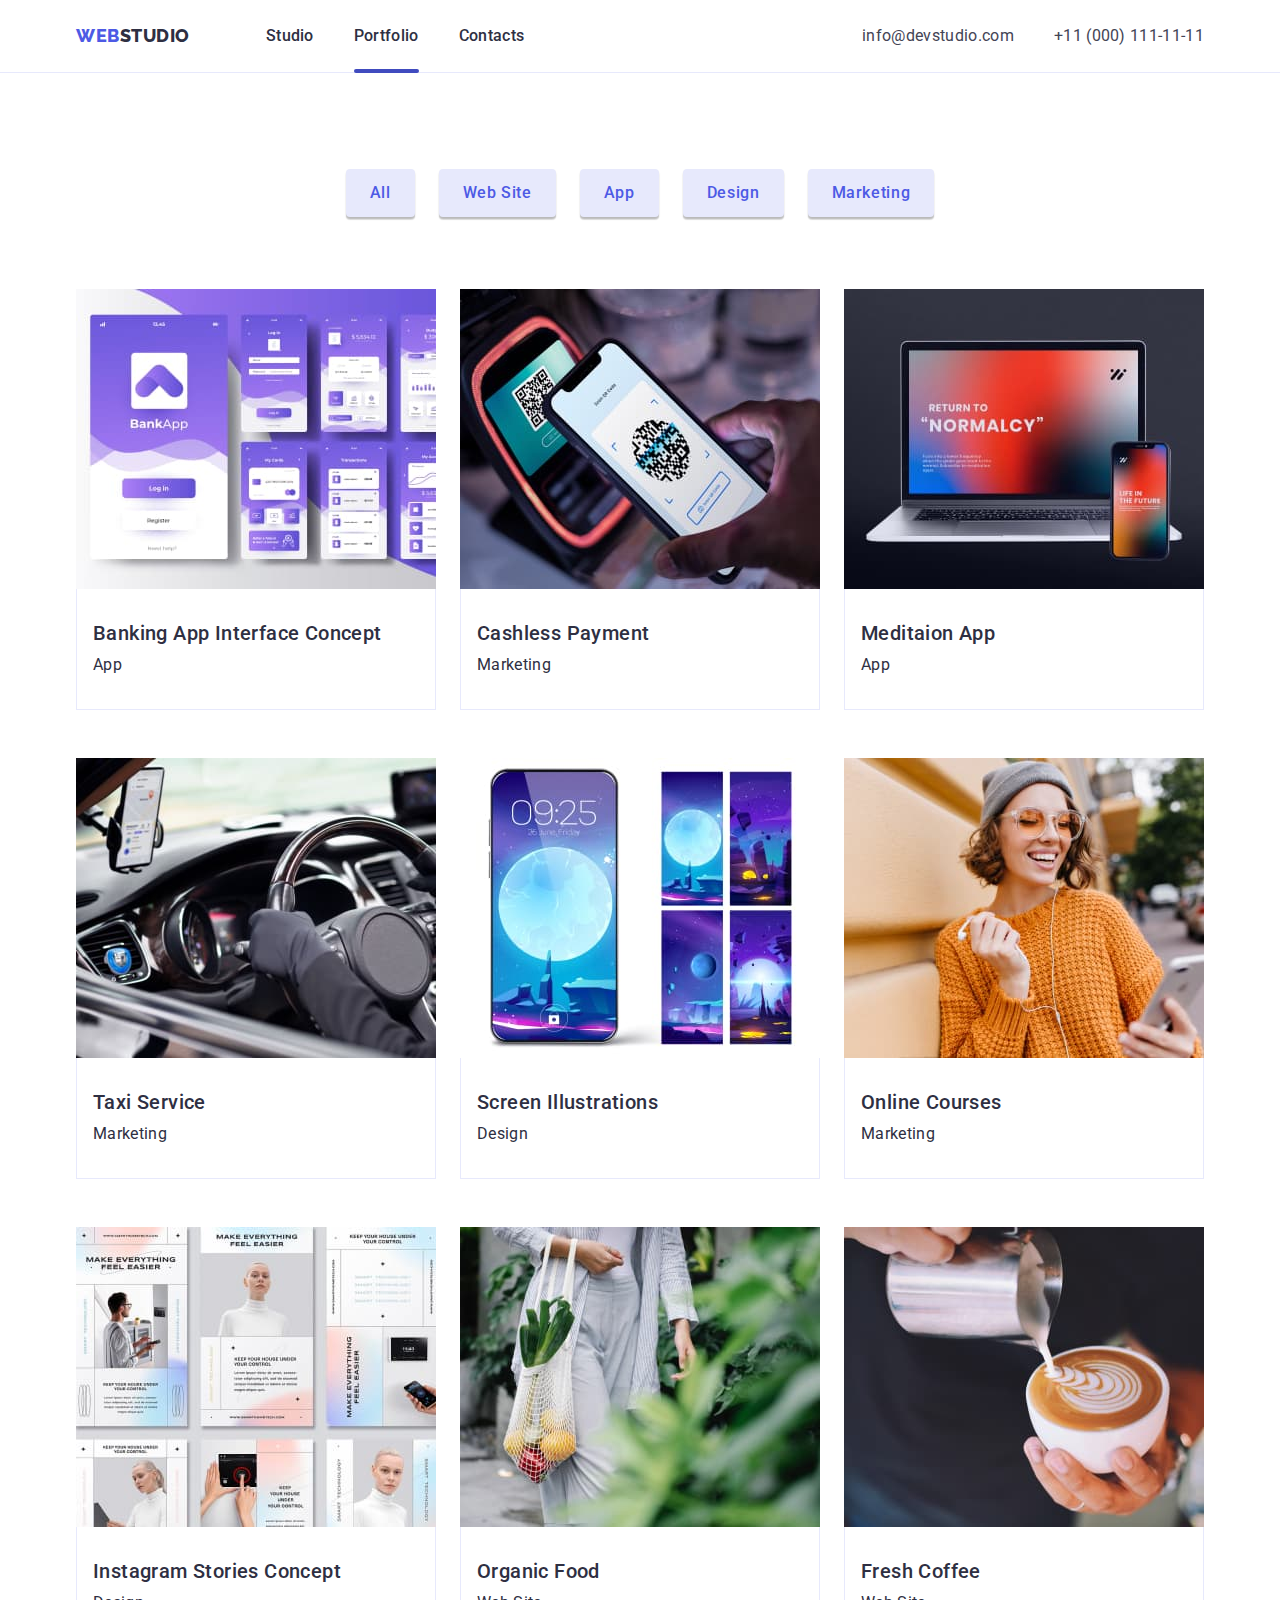
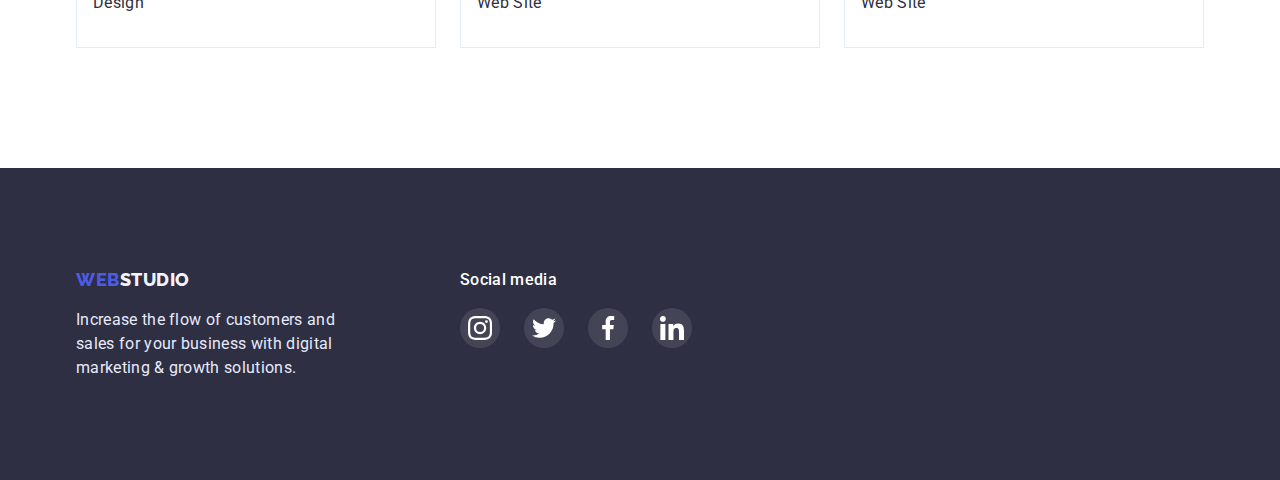
<file: portfolio.html>
<!DOCTYPE html>
<html lang="en">
	<head>
		<meta charset="UTF-8" />
		<meta http-equiv="X-UA-Compatible" content="IE=edge" />
		<meta name="viewport" content="width=device-width, initial-scale=1.0" />
		<title>Portfolio</title>
		<link rel="preconnect" href="https://fonts.googleapis.com" />
		<link rel="preconnect" href="https://fonts.gstatic.com" crossorigin />
		<link
			href="https://fonts.googleapis.com/css2?family=Raleway:wght@800&family=Roboto:wght@400;500;700;900&display=swap"
			rel="stylesheet"
		/>
		<link
			rel="stylesheet"
			href="https://cdnjs.cloudflare.com/ajax/libs/modern-normalize/1.1.0/modern-normalize.min.css"
		/>
		<link rel="stylesheet" href="./css/styles.css" />
	</head>
	<body>
		<!-- Main Page -->
		<div>
			<!-- Header -->
			<header class="header">
				<div class="header-container container">
					<div>
						<a class="logo" href="index.html"><span class="logo-web">web</span><span class="logo-dark">studio</span></a>
					</div>
					<nav class="navigation">
						<ul class="header-list">
							<li class="list-item"><a class="menu-item" href="index.html">Studio</a></li>
							<li class="list-item"><a class="menu-item current" href="">Portfolio</a></li>
							<li class="list-item"><a class="menu-item" href="">Contacts</a></li>
						</ul>
					</nav>
					<div class="header-contacts">
						<a class="contact-item" href="mailto:info@devstudio.com">info@devstudio.com</a>
						<a class="contact-item" href="tel:+110001111111">+11 (000) 111-11-11</a>
					</div>
				</div>
			</header>
			<main>
				<!--FILTERS Section -->
				<h2 class="visually-hidden">Customization of our projects</h2>
				<!-- Gallery Section -->
				<section class="gallery">
					<div class="container">
						<ul class="button-list">
							<li class="button-item">
								<button class="button-filter" type="button">All</button>
							</li>
							<li class="button-item">
								<button class="button-filter" type="button">Web Site</button>
							</li>
							<li class="button-item">
								<button class="button-filter" type="button">App</button>
							</li>
							<li class="button-item">
								<button class="button-filter" type="button">Design</button>
							</li>
							<li class="button-item">
								<button class="button-filter" type="button">Marketing</button>
							</li>
						</ul>
					</div>

					<!-- EXAMPLES Section -->
					<div class="container">
						<div class="gallery-block">
							<ul class="examples-list">
								<li class="example-item">
									<a class="example-link" href="">
										<div class="product-overlay">
											<div class="anim-block">
												<img
													src="./images/1.jpg"
													alt="picture of banking app interface concept"
													width="360"
													height="300"
												/>
											</div>
											<div class="anim-text">
												<p>
													14 Stylish and User-Friendly App Design Concepts · Task Manager App · Calorie Tracker App ·
													Exotic Fruit Ecommerce App · Cloud Storage App
												</p>
											</div>
										</div>
										<div class="item-info example-1">
											<h3 class="titles">Banking App Interface Concept</h3>
											<p class="signature">App</p>
										</div>
									</a>
								</li>
								<li class="example-item">
									<a class="example-link" href="">
										<div class="product-overlay">
											<div class="anim-block">
												<img src="./images/2.jpg" alt="picture of Cashless Payment" width="360" height="300" />
											</div>
											<div class="anim-text">
												<p>
													14 Stylish and User-Friendly App Design Concepts · Task Manager App · Calorie Tracker App ·
													Exotic Fruit Ecommerce App · Cloud Storage App
												</p>
											</div>
										</div>
										<div class="item-info example-2">
											<h3 class="titles">Cashless Payment</h3>
											<p class="signature">Marketing</p>
										</div>
									</a>
								</li>
								<li class="example-item">
									<a class="example-link" href="">
										<div class="product-overlay">
											<div class="anim-block">
												<img src="./images/3.jpg" alt="picture of meditaion app" width="360" height="300" />
											</div>
											<div class="anim-text">
												<p>
													14 Stylish and User-Friendly App Design Concepts · Task Manager App · Calorie Tracker App ·
													Exotic Fruit Ecommerce App · Cloud Storage App
												</p>
											</div>
										</div>
										<div class="item-info example-3">
											<h3 class="titles">Meditaion App</h3>
											<p class="signature">App</p>
										</div>
									</a>
								</li>
							</ul>
							<ul class="examples-list">
								<li class="example-item">
									<a class="example-link" href="">
										<div class="product-overlay">
											<div class="anim-block">
												<img src="./images/4.jpg" alt="picture of taxi service" width="360" height="300" />
											</div>
											<div class="anim-text">
												<p>
													14 Stylish and User-Friendly App Design Concepts · Task Manager App · Calorie Tracker App ·
													Exotic Fruit Ecommerce App · Cloud Storage App
												</p>
											</div>
										</div>
										<div class="item-info example-4">
											<h3 class="titles">Taxi Service</h3>
											<p class="signature">Marketing</p>
										</div>
									</a>
								</li>
								<li class="example-item">
									<a class="example-link" href="">
										<div class="product-overlay">
											<div class="anim-block">
												<img src="./images/5.jpg" alt="picture of screen illustrations" width="360" height="300" />
											</div>
											<div class="anim-text">
												<p>
													14 Stylish and User-Friendly App Design Concepts · Task Manager App · Calorie Tracker App ·
													Exotic Fruit Ecommerce App · Cloud Storage App
												</p>
											</div>
										</div>
										<div class="item-info example-5">
											<h3 class="titles">Screen Illustrations</h3>
											<p class="signature">Design</p>
										</div>
									</a>
								</li>
								<li class="example-item">
									<a class="example-link" href="">
										<div class="product-overlay">
											<div class="anim-block">
												<img src="./images/6.jpg" alt="picture of online courses" width="360" height="300" />
											</div>
											<div class="anim-text">
												<p>
													14 Stylish and User-Friendly App Design Concepts · Task Manager App · Calorie Tracker App ·
													Exotic Fruit Ecommerce App · Cloud Storage App
												</p>
											</div>
										</div>
										<div class="item-info example-6">
											<h3 class="titles">Online Courses</h3>
											<p class="signature">Marketing</p>
										</div>
									</a>
								</li>
							</ul>
							<ul class="examples-list">
								<li class="example-item">
									<a class="example-link" href="">
										<div class="product-overlay">
											<div class="anim-block">
												<img src="./images/7.jpg" alt="picture of instagram stories concept" width="360" height="300" />
											</div>
											<div class="anim-text">
												<p>
													14 Stylish and User-Friendly App Design Concepts · Task Manager App · Calorie Tracker App ·
													Exotic Fruit Ecommerce App · Cloud Storage App
												</p>
											</div>
										</div>
										<div class="item-info example-7">
											<h3 class="titles">Instagram Stories Concept</h3>
											<p class="signature">Design</p>
										</div>
									</a>
								</li>
								<li class="example-item">
									<a class="example-link" href="">
										<div class="product-overlay">
											<div class="anim-block">
												<img src="./images/8.jpg" alt="picture of organic foodv" width="360" height="300" />
											</div>
											<div class="anim-text">
												<p>
													14 Stylish and User-Friendly App Design Concepts · Task Manager App · Calorie Tracker App ·
													Exotic Fruit Ecommerce App · Cloud Storage App
												</p>
											</div>
										</div>
										<div class="item-info example-8">
											<h3 class="titles">Organic Food</h3>
											<p class="signature">Web Site</p>
										</div>
									</a>
								</li>
								<li class="example-item">
									<a class="example-link" href="">
										<div class="product-overlay">
											<div class="anim-block">
												<img src="./images/9.jpg" alt="picture of fresh coffee" width="360" height="300" />
											</div>
											<div class="anim-text">
												<p>
													14 Stylish and User-Friendly App Design Concepts · Task Manager App · Calorie Tracker App ·
													Exotic Fruit Ecommerce App · Cloud Storage App
												</p>
											</div>
										</div>
										<div class="item-info example-9">
											<h3 class="titles">Fresh Coffee</h3>
											<p class="signature">Web Site</p>
										</div>
									</a>
								</li>
							</ul>
						</div>
					</div>
				</section>
			</main>
			<!-- FOOTER -->
			<footer class="footer">
				<div class="container">
					<div class="footer-container">
						<div class="social-footer">
							<a class="logo" href="index.html"
								><span class="logo-web">web</span><span class="logo-light">studio</span></a
							>
							<p class="footer-text">
								Increase the flow of customers and sales for your business with digital marketing & growth solutions.
							</p>
						</div>
						<div class="social-footer">
							<p class="footer-link-text">Social media</p>
							<ul class="footer-items">
								<li>
									<a
										class="footer-box"
										href="https://instagram.com"
										aria-label="instagram"
										target="_blank"
										rel="noopener noreferrer"
									>
										<svg class="icon-instagram footer-icon" width="24" height="24">
											<use href="./images/icons.svg#icon-footer-instagram"></use>
										</svg>
									</a>
								</li>
								<li>
									<a
										class="footer-box"
										href="https://twitter.com"
										aria-label="twitter"
										target="_blank"
										rel="noopener noreferrer"
									>
										<svg class="icon-twitter footer-icon" width="24" height="24">
											<use href="./images/icons.svg#icon-footer-twitter"></use>
										</svg>
									</a>
								</li>
								<li>
									<a
										class="footer-box"
										href="https://facebook.com"
										aria-label="facebook"
										target="_blank"
										rel="noopener noreferrer"
									>
										<svg class="icon-facebook footer-icon" width="24" height="24">
											<use href="./images/icons.svg#icon-footer-facebook"></use>
										</svg>
									</a>
								</li>
								<li>
									<a
										class="footer-box"
										href="https://linkedin.com"
										aria-label="linkedin"
										target="_blank"
										rel="noopener noreferrer"
									>
										<svg class="icon-linkedin footer-icon" width="24" height="24">
											<use href="./images/icons.svg#icon-footer-linkedin"></use>
										</svg>
									</a>
								</li>
							</ul>
						</div>
					</div>
				</div>
			</footer>
		</div>
	</body>
</html>
</file>
<file: css/styles.css>
html {
   box-sizing: border-box;
}

*, 
*::before, 
*::after {
   box-sizing: inherit;
}

h1,
h2,
h3,
h4,
h6,
h6,
p {
   margin: 0;
}

ul {
   margin: 0;
   padding: 0;
   list-style: none;
}

img {
   display: block;
}

.visually-hidden {
   position: absolute;
   margin: -1px;
   border: 0;
   padding: 0;
   white-space: nowrap;
   height: 1px;
   clip-path: inset(100%);
   clip: rect(0 0 0 0);
   width: 1px;
   overflow: hidden;
}

:root {
   --primary-font: 'Roboto', sans-serif;
   --secondary-font: 'Raleway', sans-serif;
   --accent-color: #404BBF;
   --main-font-color: #2E2F42;
   --button-color: #4D5AE5;
   --footer-font-color: #E7E9FC;
   --main-background-color: #FFFFFF; 
   --contact-item-color: #434455;
   --logo-light-color: #F4F4FD;
   --corner-color: #E7E9FC;
   --icon-rect: #8E8F99;
   --icon-social-hover: #404BBF;
   --icon-active-hover: #31D0AA;
   --color-backdrop: #FCFCFC;
   --modal-background-color: #2e2f4266;
}

body {
   font-family: var(--primary-font), var(--secondary-font);
   color: var(--main-font-color);
   background-color: var(--main-background-color);
   letter-spacing: 0.02em;
}

.container {
   margin-left: auto;
   margin-right: auto;
   padding-left: 15px;
   padding-right: 15px;
   width: 1158px;
}

/**
  |============================
  | HEADER
  |============================
*/

.header {
   border-bottom: 1px solid var(--corner-color);
}

.current {
   color: var(--accent-color);
   position: relative;
}

.current::after {
   content: '';
   position: absolute;
   bottom: -4px;
   display: block;
   width: 100%;
   height: 4px;
   background-color: var(--accent-color);
   border-radius: 2px;
}

.header-container {
   display: flex;
   align-items: center;
}

.header-contacts {
   display: flex;
   text-align: center;
   gap: 40px;
   padding-right: 0;
   padding-top: 24px;
   padding-bottom: 24px;
}

.navigation {
   margin-right: auto;
}

.header-list {
   display: block;
   display: flex;
   gap: 40px;
   list-style: none;
   text-decoration: none;
}

.menu-item {
   padding-top: 24px;
   padding-bottom: 24px;
   text-decoration: none;
   font-weight: 500;
   font-size: 16px;
   line-height: 1.5em;
   letter-spacing: 0.02em;
   color: var(--main-font-color);
}

.menu-item:hover,
.menu-item:focus {
   color: var(--accent-color);
}

.contact-item {
   text-decoration: none;
   color: var(--contact-item-color);
   text-decoration: none;
   font-size: 16px;
   line-height: 1.5em;
   letter-spacing: 0.02em;
   margin: 0;
   padding: 0;
}

.contact-item:hover,
.contact-item:focus {
   color: var(--accent-color);
}

/**
  |============================
  | LOGO
  |============================
*/

.logo {
   font-family: 'Raleway', sans-serif;
   font-weight: 800;
   font-size: 18px;
   line-height: 1.33em;
   letter-spacing: 0.03em;
   text-transform: uppercase;
   color: #4D5AE5;
   margin-right: 76px;
   list-style: none;
   text-decoration: none;
}

.logo-dark {
   color: var(--main-font-color);
}

.logo-light {
   color: var(--logo-light-color);
}

/**
  |============================
  | FOOTER
  |============================
*/

.footer {
   background: var(--main-font-color);
   padding-top: 100px;
   padding-bottom: 100px;

}

.footer-text {
   font-size: 16px;
   line-height: 1.5em;
   letter-spacing: 0.02em;
   color: var(--footer-font-color);
   width: 264px;
   margin-top: 16px;
}


.footer-container {
   display: flex;
   gap: 120px;
}

.footer-link-text {
   font-weight: 500;
   font-size: 16px;
   line-height: 1.5;
   letter-spacing: 0.02em;
   margin-bottom: 16px;
   color: var(--main-background-color);
}

.footer-items {
   display: flex;
   margin-left: auto;
   margin-right: auto;
   gap: 24px;
   height: 40px;
}

.footer-box {
   display: flex;
   align-items: center;
   justify-content: center;
   width: 40px;
   height: 40px;
   border-radius: 50%;
   background-color: rgba(255, 255, 255, 0.1);
}

.footer-icon {
   fill: var(--main-background-color);
}

.footer-box:hover,
.footer-box:focus {
   background-color: var(--icon-active-hover);
}

/**
  |============================
  | HERO Section
  |============================
*/

.hero {
   text-align: center;
   margin-left: auto;
   margin-right: auto;
   padding: 188px 0;
   color: var(--main-background-color);
   min-height: 600px;
   max-width: 1440px;
   margin-left: auto;
   margin-right: auto;
   background: var(--main-font-color);
   background-image: linear-gradient(to right,
      rgba(46, 47, 66, 70%),
      rgba(46, 47, 66, 70%)), url('../images/people-office.jpg');
   background-repeat: no-repeat;
   background-position: center;
   background-size: cover;
}

.hero-title {
   font-weight: 700;
   font-size: 56px;
   line-height: 1.07em;
   /* padding-top: 188px; */
   margin-bottom: 48px;
   width: 494px;
   margin-left: auto;
   margin-right: auto;
}

/**
  |============================
  | JOB Screens Section
  |============================
*/

.job-images {
   padding-bottom: 120px;
}

.work {
   padding-left: 15px;
   padding-right: 15px;
   margin-top: 0;
   margin-bottom: 72px;
   text-align: center;
   font-weight: 700;
   font-size: 36px;
   line-height: 1.11;
   letter-spacing: 0.02em;
   text-transform: capitalize;
   color: var(--main-font-color);
}

.job-list {
   display: flex;
   flex-wrap: wrap;
   gap: 24px;
}

/**
  |============================
  | ADVANTAGES Section
  |============================
*/



.advantages {
   padding-top: 120px;
   padding-bottom: 120px;
}

.advantages-container {
   display: flex;
   align-items: center;
}

.advantages-list {
   display: block;
   display: flex;
   gap: 24px;
   list-style: none;
}

.icon-section {
   display: flex;
   width: 264px;
   height: 112px;
   background-color: var(--logo-light-color);
   border-radius: 4px;
   justify-content: center;
   align-items: center;
}

.list-titles {
   font-weight: 500;
   font-size: 20px;
   line-height: 1.2;
   margin-top: 8px;
   margin-bottom: 8px;
}

.title-description {
   font-size: 16px;
   line-height: 1.5;
   margin: 0;
}

/**
  |============================
  | PROFESSIONALS Section
  |============================
*/

.professinals-page {
   background-color: var(--logo-light-color);
   padding-top: 120px;
   padding-bottom: 120px;
}

.professinals {
   text-align: center;
   font-weight: 700;
   font-size: 36px;
   line-height: 1.11;
   letter-spacing: 0.02em;
   text-transform: capitalize;
   color: var(--main-font-color);
   margin-bottom: 72px;
}

.professional-list {
   display: block;
   display: flex;
   align-items: center;
   gap: 24px;
   list-style: none;
}

.team-titles {
   font-weight: 500;
   font-size: 20px;
   line-height: 1.2;
   text-align: center;
   letter-spacing: 0.02em;
   color: var(--main-font-color);
   margin-bottom: 8px;
}

.professinal-item {
   font-size: 16px;
   line-height: 1.5;
   text-align: center;
   letter-spacing: 0.02em;
   color: var(--contact-item-color);
   margin-bottom: 8px;
}

.prof-item {
   background-color: var(--main-background-color);
   box-shadow: 0px 1px 6px rgba(46, 47, 66, 0.08), 0px 1px 1px rgba(46, 47, 66, 0.16), 0px 2px 1px rgba(46, 47, 66, 0.08);
   border-radius: 0px 0px 4px 4px;
}

.info {
   padding-top: 32px;
   padding-bottom: 32px;
}

.social {
   display: flex;
   margin-left: auto; 
   margin-right: auto;
   gap: 24px;
   width: 232px;
   height: 40px;
}

.social-item-block {
   width: 40px;
   height: 40px;
}

.social-item {
   display: flex;
   justify-content: center;
   align-items: center;
   width: 100%;
   height: 100%;
   border-radius: 50%;
   background-color: var(--button-color);
}

.instagram,
.twitter,
.facebook,
.linkedin {
   fill: var(--main-background-color);
}

.social-item:hover,
.social-item:focus {
   background-color: var(--icon-social-hover);

}

/**
  |============================
  | BUTTONS Section
  |============================
*/

.button-order {
   display: inline-block;
   color: var(--main-background-color);
   background-color: var(--button-color);
   border: 1px solid var(--button-color);
   font-weight: 500;
   font-size: 16px;
   line-height: 1.5em;
   letter-spacing: 0.04em;
   border-radius: 4px;
   padding: 16px 32px;
}

.button-order:hover,
.button-order:focus,
.button-filter:hover,
.button-filter:focus {
   color: var(--main-background-color);
   background-color: var(--accent-color);
   cursor: pointer;
   box-shadow: 0px 5px 5px var(--contact-item-color);
}

.button-filter {
   color: var(--button-color);
   background-color: var(--footer-font-color);
   font-weight: 500;
   font-size: 16px;
   line-height: 1.5;
   letter-spacing: 0.04em;
   border: none;
   box-shadow: 0px 3px 1px rgba(0, 0, 0, 0.1), 0px 2px 1px rgba(0, 0, 0, 0.08), 0px 2px 2px rgba(0, 0, 0, 0.12);
      border-radius: 4px;
}

/**
  |============================
  | FILTERS Style
  |============================
*/

.button-list {
   display: flex;
   justify-content: center;
   gap: 24px;
   margin-bottom: 72px;
   padding-top: 96px;
}

.button-filter {
   height: 48px;
   padding-left: 24px;
   padding-right: 24px;
}

/**
  |============================
  | EXAMPLES Style
  |============================
*/

.gallery-block {
   margin-bottom: 120px;
}

.examples-list {
   display: flex;
   justify-content: space-between;
   margin-bottom: 48px;
}

.examples-list:nth-child(3) {
   margin-bottom: 0;
}

.example-item {
   gap: 24px; 
}

.example-link {
   text-decoration: none;
   display: block;
   position: relative;
   overflow: hidden;
}

.example-link:hover,
.example-link:focus {
   box-shadow:
      0px 1px 6px rgba(46, 47, 66, 0.08),
      0px 1px 1px rgba(46, 47, 66, 0.16),
      0px 2px 1px rgba(46, 47, 66, 0.08);
}

.product-overlay {
   overflow: hidden;
   position: relative;
}

.anim-text {
   padding-left: 32px;
   padding-right: 32px;
   padding-top: 40px;
   font-size: 16px;
   line-height: 24px;
   letter-spacing: 0.02em;
   text-align: justify;
}

.anim-block::before,
.anim-text {
   display: inline-block;
   position: absolute;
   content: '';
   width: 100%;
   height: 100%;
   bottom: 0;
   opacity: 0;
   transition-property: transform;
   transform: translateY(100%);
   transition-duration: 250ms;
   transition-timing-function: cubic-bezier(0.4, 0, 0.2, 1);
   color: var(--logo-light-color);
}

.example-link:hover .anim-block::before,
.example-link:focus .anim-block::before,
.example-link:hover .anim-text,
.example-link:focus .anim-text {
   background-color: var(--button-color);
   background-blend-mode: soft-light;
   mix-blend-mode: normal;
   opacity: 1;
   transform: translateY(0);
}

.titles {
   font-weight: 500;
   font-size: 20px;
   margin-bottom: 8px;
   line-height: 1.2;
   letter-spacing: 0.02em;
   color: var(--main-font-color);
}

.signature {
   font-size: 16px;
   line-height: 1.5;
   letter-spacing: 0.02em;
   color: var(--main-font-color);
}

.item-info {
   text-align: left;
   padding-top: 32px;
   padding-bottom: 32px;
   padding-left: 16px;
   border-right: 1px solid var(--corner-color);
   border-left: 1px solid var(--corner-color);
   border-bottom: 1px solid var(--corner-color);
}

/**
  |============================
  | CUSTOMERS Style
  |============================
*/

.customers {
   padding-top: 120px;
   padding-bottom: 120px;
}
.label {
   font-weight: 700;
   font-size: 36px;
   line-height: 1.11;
   text-align: center;
   letter-spacing: 0.02em;
   text-transform: capitalize;
   margin-bottom: 72px;
   color: var(--main-font-color);
}

.customers-overlay {
   display: flex;
   height: 88px;
   gap: 24px;
   justify-content: center;
}

.customer-item {
   width: 168px;
   height: 88px;
   border: 1px solid var(--icon-rect);
   border-radius: 4px;
   display: flex;
   align-items: center;
   justify-content: center;
}

.icon {
   fill: var(--icon-rect);
}

.customer-item:hover,
.customer-item:focus {
   border: 1px solid var(--accent-color);
   
}

.customer-item:hover .icon {
   fill: var(--accent-color)
}

.item1 {
   background-image: url('../images/customer1.svg');
}

.item2 {
   background-image: url('../images/customer2.svg');
}

.item3 {
   background-image: url('../images/customer3.svg');
}

.item4 {
   background-image: url('../images/customer4.svg');
}

.item5 {
   background-image: url('../images/customer5.svg');
}

.item6 {
   background-image: url('../images/customer6.svg');
}

/**
  |============================
  | MODAL WINDOW
  |============================
*/

.backdrop {
   position: fixed;
   top: 0px;
   left: 0px;
   width: 100%;
   height: 100%;
   background: var(--modal-background-color);
}

.backdrop.is-hidden {
   opacity: 0;
   visibility: hidden;
   pointer-events: none;
}

.backdrop.is-hidden .modal {
   transform: translateX(-50%) translateY(-50%) scale(1.1);
}

.modal {
   position: absolute;
   top: 50%;
   left: 50%;
   width: 408px;
   height: 576px;
   border-radius: 4px;
   background-color: var(--color-backdrop);
   box-shadow: 
   0px 1px 1px rgba(0, 0, 0, 0.14), 
   0px 1px 3px rgba(0, 0, 0, 0.12), 
   0px 2px 1px rgba(0, 0, 0, 0.2);
   transform: translateX(-50%) translateY(-50%) scale(1);
   transition: transform 250ms cubic-bezier(0.4, 0, 0.2, 1);
}

.modal-btn {
   display: flex;
   align-items: center;
   justify-content: center;
   padding: 0;
   
   position: absolute;
   top: 24px;
   right: 24px; 
   width: 24px;
   height: 24px;

   background-color: var(--footer-font-color);
   border: 1px solid rgba(0, 0, 0, 0.1);
   border-radius: 50%;
}
</file>
